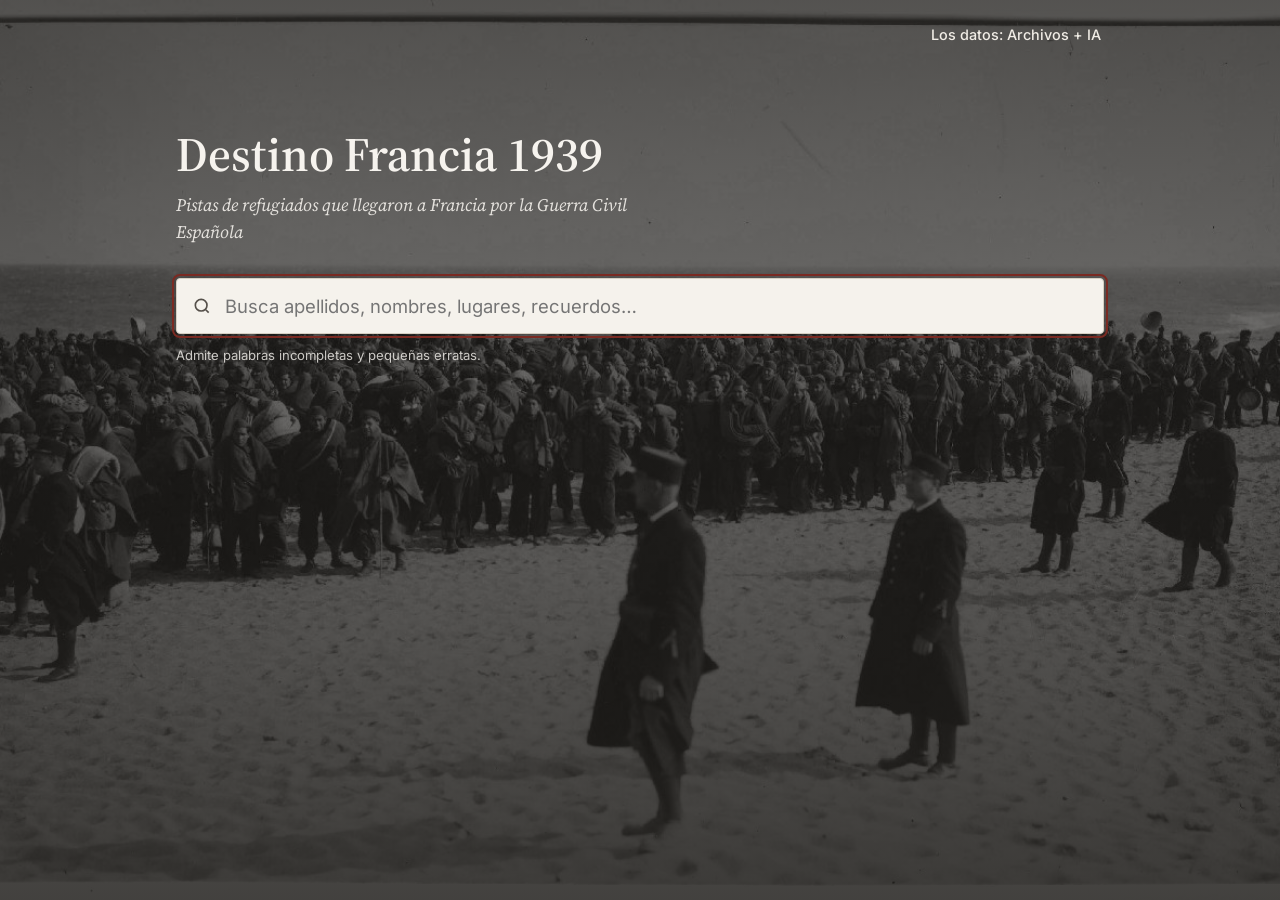
<file: index.html>
<!DOCTYPE html>
<html lang="es">
<head>
    <meta charset="UTF-8">
    <meta http-equiv="refresh" content="0; url=/destinofrancia1939/buscador.html">
    <link rel="canonical" href="https://documentalqueridowatson.es/destinofrancia1939/buscador.html">
    <title>Redirigiendo…</title>
    <script>window.location.replace("/destinofrancia1939/buscador.html");</script>
</head>
<body>
    <p>Redirigiendo al <a href="/destinofrancia1939/buscador.html">buscador</a>…</p>
</body>
</html>
</file>
<file: destinofrancia1939/fuentes.css>
/* Fuentes alojadas localmente (sin Google Fonts). Licencia SIL Open Font License. */

/* source-serif-4-latin-ext-opsz-normal */
@font-face {
  font-family: 'Source Serif 4';
  font-style: normal;
  font-display: swap;
  font-weight: 200 900;
  src: url(fonts/source-serif-4-latin-ext-opsz-normal.woff2) format('woff2');
  unicode-range: U+0100-02BA,U+02BD-02C5,U+02C7-02CC,U+02CE-02D7,U+02DD-02FF,U+0304,U+0308,U+0329,U+1D00-1DBF,U+1E00-1E9F,U+1EF2-1EFF,U+2020,U+20A0-20AB,U+20AD-20C4,U+2113,U+2C60-2C7F,U+A720-A7FF;
}

/* source-serif-4-latin-opsz-normal */
@font-face {
  font-family: 'Source Serif 4';
  font-style: normal;
  font-display: swap;
  font-weight: 200 900;
  src: url(fonts/source-serif-4-latin-opsz-normal.woff2) format('woff2');
  unicode-range: U+0000-00FF,U+0131,U+0152-0153,U+02BB-02BC,U+02C6,U+02DA,U+02DC,U+0304,U+0308,U+0329,U+2000-206F,U+20AC,U+2122,U+2191,U+2193,U+2212,U+2215,U+FEFF,U+FFFD;
}

/* source-serif-4-latin-ext-opsz-italic */
@font-face {
  font-family: 'Source Serif 4';
  font-style: italic;
  font-display: swap;
  font-weight: 200 900;
  src: url(fonts/source-serif-4-latin-ext-opsz-italic.woff2) format('woff2');
  unicode-range: U+0100-02BA,U+02BD-02C5,U+02C7-02CC,U+02CE-02D7,U+02DD-02FF,U+0304,U+0308,U+0329,U+1D00-1DBF,U+1E00-1E9F,U+1EF2-1EFF,U+2020,U+20A0-20AB,U+20AD-20C4,U+2113,U+2C60-2C7F,U+A720-A7FF;
}

/* source-serif-4-latin-opsz-italic */
@font-face {
  font-family: 'Source Serif 4';
  font-style: italic;
  font-display: swap;
  font-weight: 200 900;
  src: url(fonts/source-serif-4-latin-opsz-italic.woff2) format('woff2');
  unicode-range: U+0000-00FF,U+0131,U+0152-0153,U+02BB-02BC,U+02C6,U+02DA,U+02DC,U+0304,U+0308,U+0329,U+2000-206F,U+20AC,U+2122,U+2191,U+2193,U+2212,U+2215,U+FEFF,U+FFFD;
}

/* inter-latin-ext-400-normal */
@font-face {
  font-family: 'Inter';
  font-style: normal;
  font-display: swap;
  font-weight: 400;
  src: url(fonts/inter-latin-ext-400-normal.woff2) format('woff2');
  unicode-range: U+0100-02BA,U+02BD-02C5,U+02C7-02CC,U+02CE-02D7,U+02DD-02FF,U+0304,U+0308,U+0329,U+1D00-1DBF,U+1E00-1E9F,U+1EF2-1EFF,U+2020,U+20A0-20AB,U+20AD-20C0,U+2113,U+2C60-2C7F,U+A720-A7FF;
}

/* inter-latin-400-normal */
@font-face {
  font-family: 'Inter';
  font-style: normal;
  font-display: swap;
  font-weight: 400;
  src: url(fonts/inter-latin-400-normal.woff2) format('woff2');
  unicode-range: U+0000-00FF,U+0131,U+0152-0153,U+02BB-02BC,U+02C6,U+02DA,U+02DC,U+0304,U+0308,U+0329,U+2000-206F,U+20AC,U+2122,U+2191,U+2193,U+2212,U+2215,U+FEFF,U+FFFD;
}

/* inter-latin-ext-500-normal */
@font-face {
  font-family: 'Inter';
  font-style: normal;
  font-display: swap;
  font-weight: 500;
  src: url(fonts/inter-latin-ext-500-normal.woff2) format('woff2');
  unicode-range: U+0100-02BA,U+02BD-02C5,U+02C7-02CC,U+02CE-02D7,U+02DD-02FF,U+0304,U+0308,U+0329,U+1D00-1DBF,U+1E00-1E9F,U+1EF2-1EFF,U+2020,U+20A0-20AB,U+20AD-20C0,U+2113,U+2C60-2C7F,U+A720-A7FF;
}

/* inter-latin-500-normal */
@font-face {
  font-family: 'Inter';
  font-style: normal;
  font-display: swap;
  font-weight: 500;
  src: url(fonts/inter-latin-500-normal.woff2) format('woff2');
  unicode-range: U+0000-00FF,U+0131,U+0152-0153,U+02BB-02BC,U+02C6,U+02DA,U+02DC,U+0304,U+0308,U+0329,U+2000-206F,U+20AC,U+2122,U+2191,U+2193,U+2212,U+2215,U+FEFF,U+FFFD;
}

/* inter-latin-ext-600-normal */
@font-face {
  font-family: 'Inter';
  font-style: normal;
  font-display: swap;
  font-weight: 600;
  src: url(fonts/inter-latin-ext-600-normal.woff2) format('woff2');
  unicode-range: U+0100-02BA,U+02BD-02C5,U+02C7-02CC,U+02CE-02D7,U+02DD-02FF,U+0304,U+0308,U+0329,U+1D00-1DBF,U+1E00-1E9F,U+1EF2-1EFF,U+2020,U+20A0-20AB,U+20AD-20C0,U+2113,U+2C60-2C7F,U+A720-A7FF;
}

/* inter-latin-600-normal */
@font-face {
  font-family: 'Inter';
  font-style: normal;
  font-display: swap;
  font-weight: 600;
  src: url(fonts/inter-latin-600-normal.woff2) format('woff2');
  unicode-range: U+0000-00FF,U+0131,U+0152-0153,U+02BB-02BC,U+02C6,U+02DA,U+02DC,U+0304,U+0308,U+0329,U+2000-206F,U+20AC,U+2122,U+2191,U+2193,U+2212,U+2215,U+FEFF,U+FFFD;
}

/* special-elite-latin-ext-400-normal */
@font-face {
  font-family: 'Special Elite';
  font-style: normal;
  font-display: swap;
  font-weight: 400;
  src: url(fonts/special-elite-latin-ext-400-normal.woff2) format('woff2');
  unicode-range: U+0100-02BA,U+02BD-02C5,U+02C7-02CC,U+02CE-02D7,U+02DD-02FF,U+0304,U+0308,U+0329,U+1D00-1DBF,U+1E00-1E9F,U+1EF2-1EFF,U+2020,U+20A0-20AB,U+20AD-20C0,U+2113,U+2C60-2C7F,U+A720-A7FF;
}

/* special-elite-latin-400-normal */
@font-face {
  font-family: 'Special Elite';
  font-style: normal;
  font-display: swap;
  font-weight: 400;
  src: url(fonts/special-elite-latin-400-normal.woff2) format('woff2');
  unicode-range: U+0000-00FF,U+0131,U+0152-0153,U+02BB-02BC,U+02C6,U+02DA,U+02DC,U+0304,U+0308,U+0329,U+2000-206F,U+20AC,U+2122,U+2191,U+2193,U+2212,U+2215,U+FEFF,U+FFFD;
}
</file>
